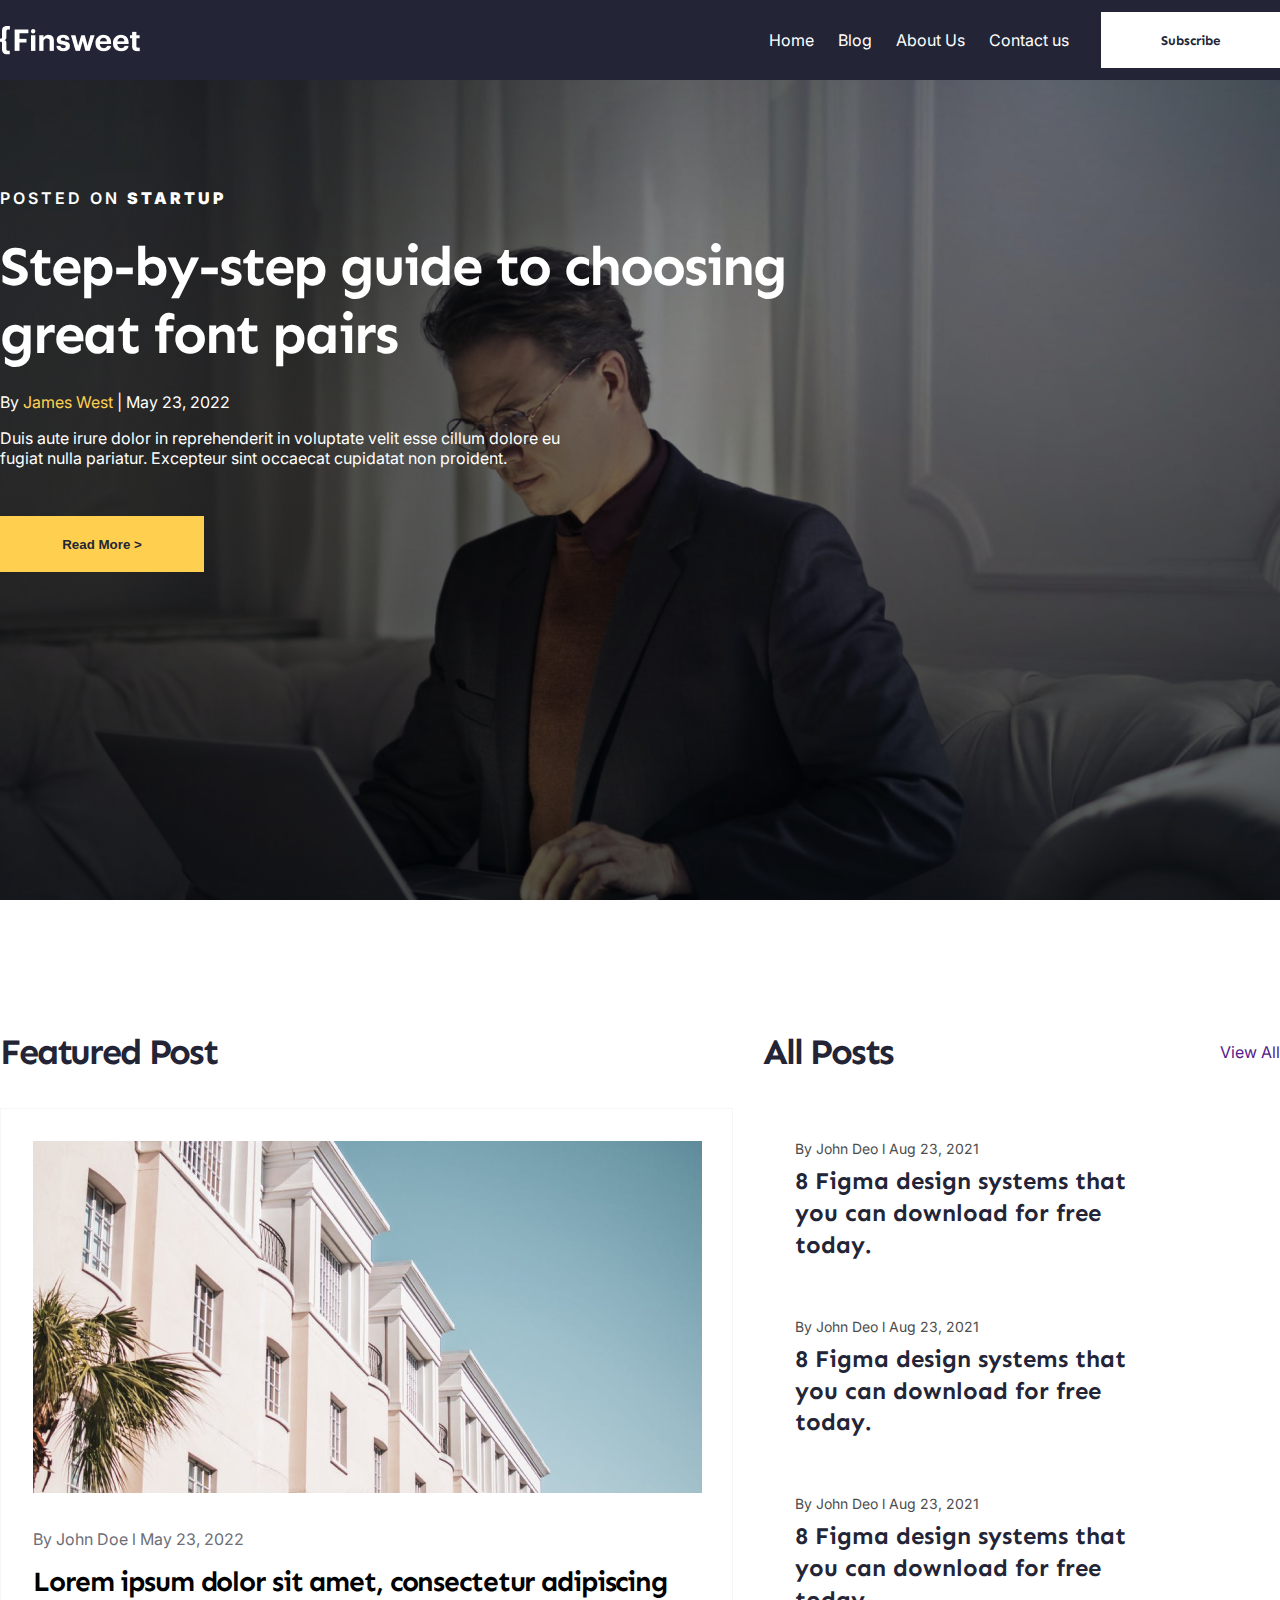
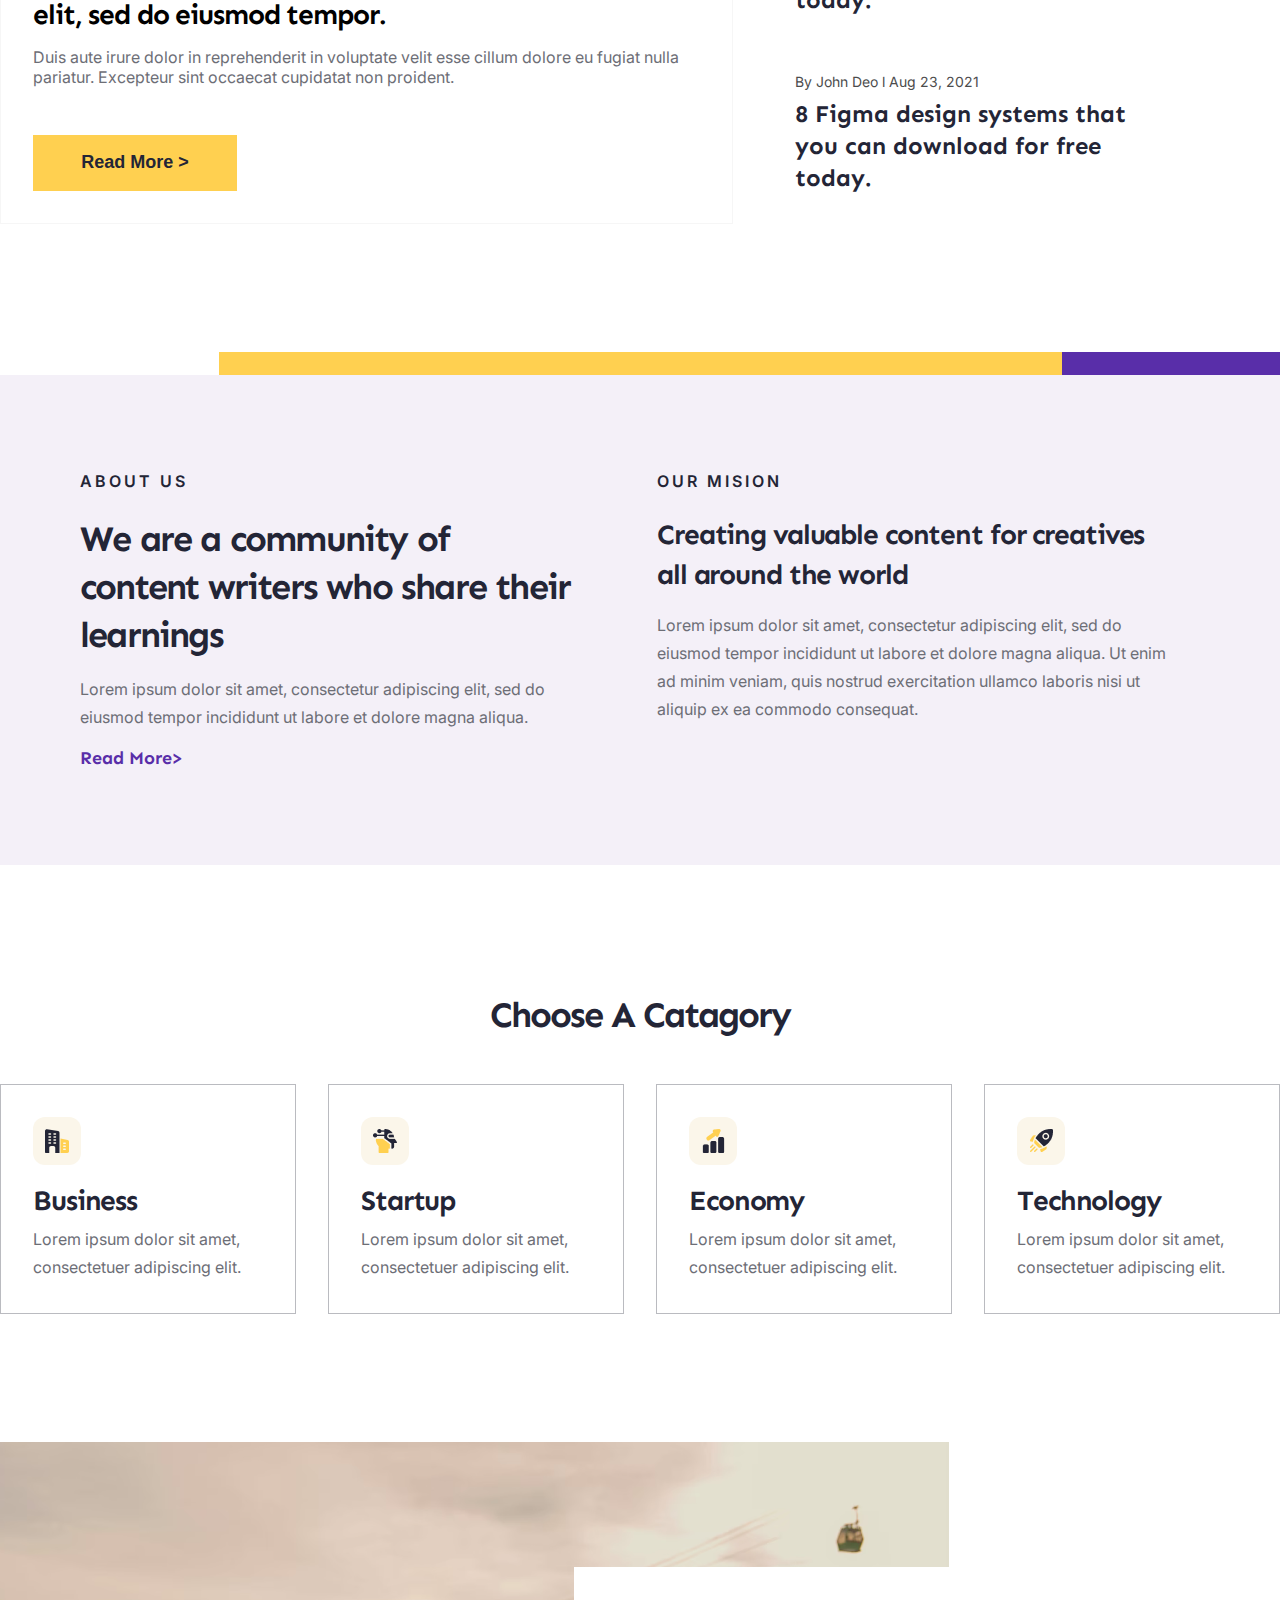
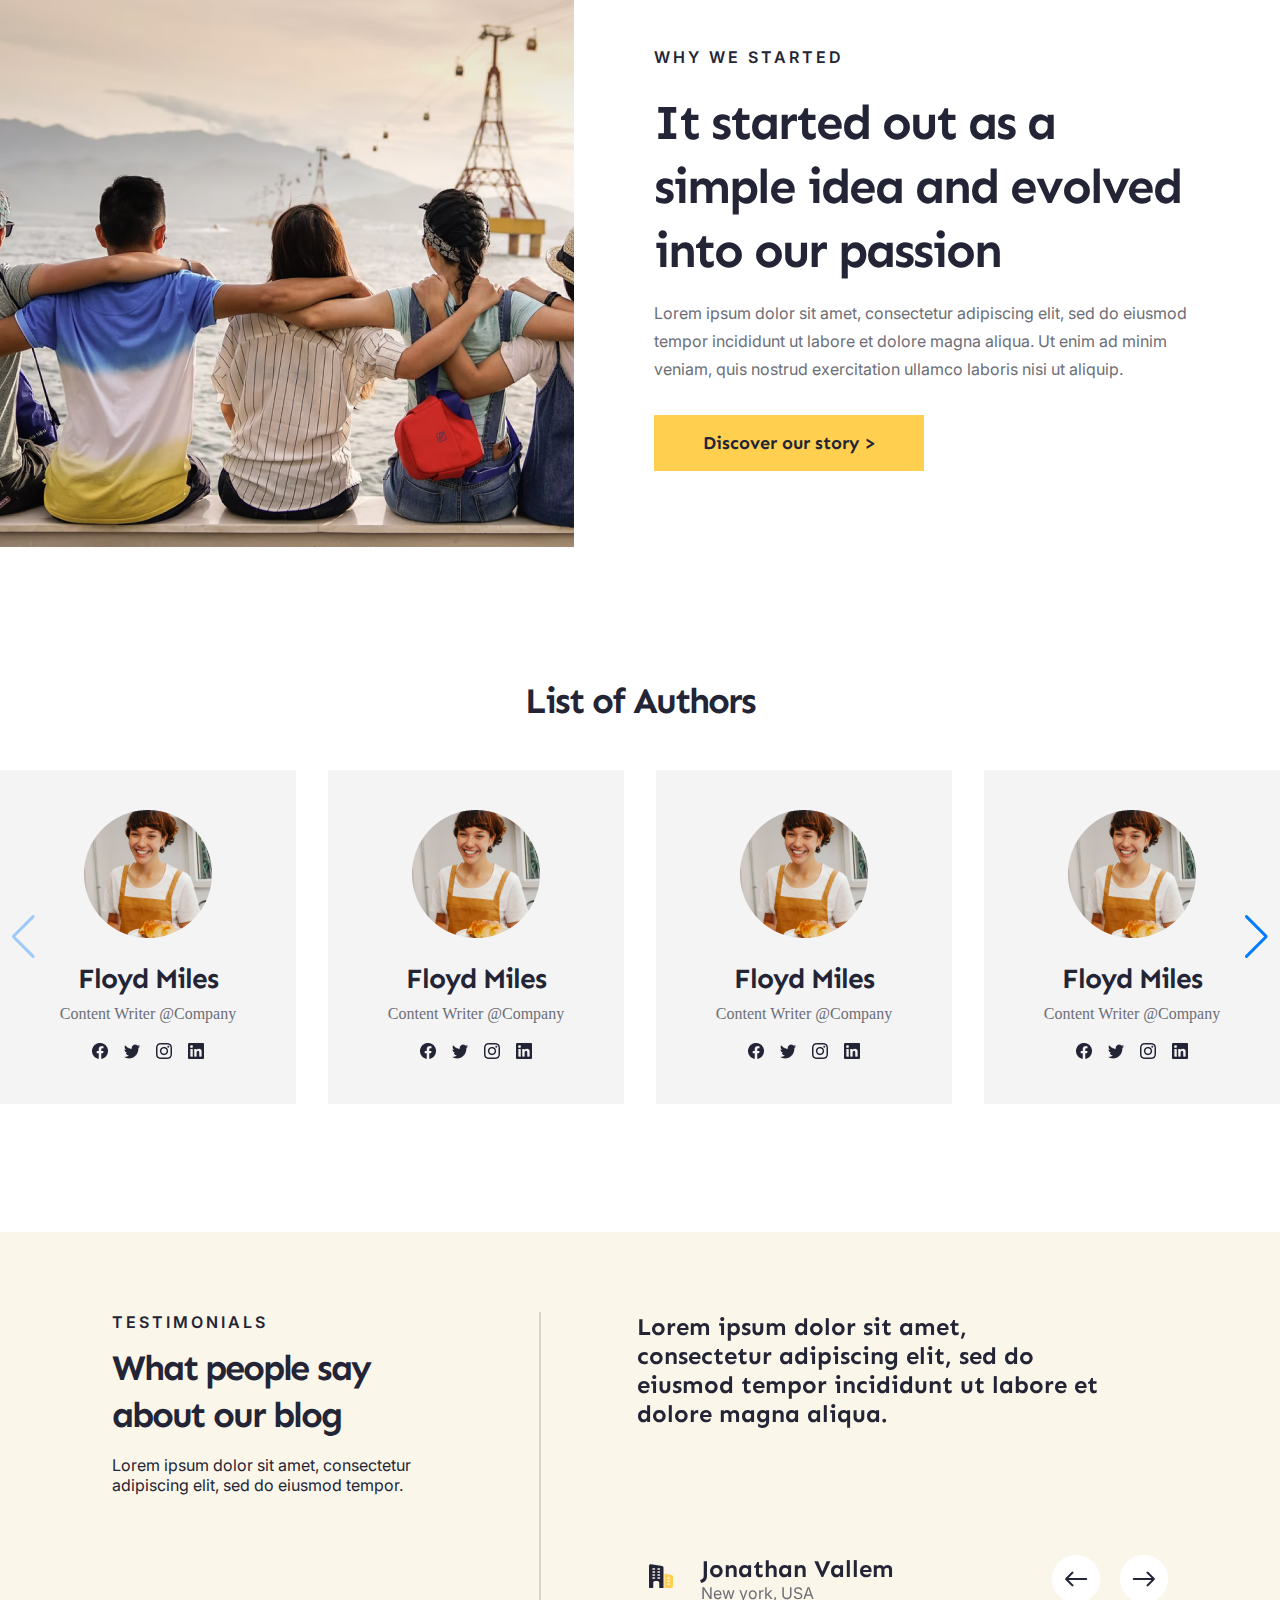
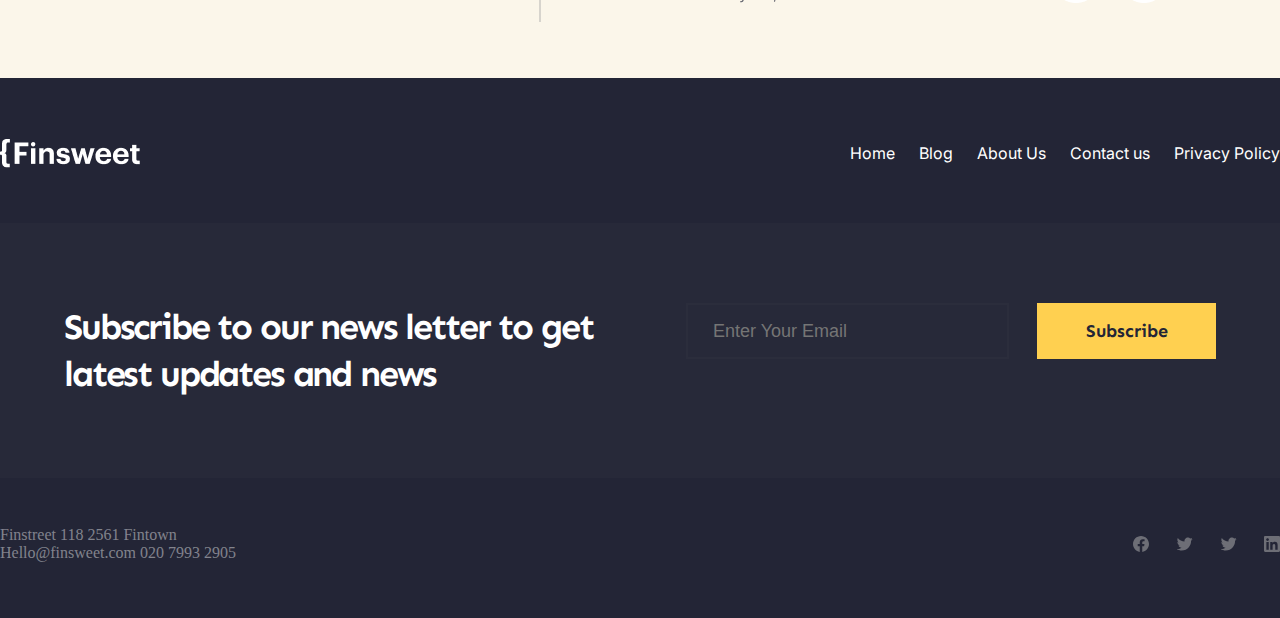
<file: index.html>
<!DOCTYPE html>
<html lang="en">
<head>
    <meta charset="UTF-8">
    <meta name="viewport" content="width=device-width, initial-scale=1.0">
    <title>Finsweet</title>
    <link rel="stylesheet" href="style.css">
    <link rel="icon" href="image/Icon.svg">
    <link rel="preconnect" href="https://fonts.googleapis.com">
<link rel="preconnect" href="https://fonts.gstatic.com" crossorigin>
<link href="https://fonts.googleapis.com/css2?family=Inter:ital,opsz,wght@0,14..32,100..900;1,14..32,100..900&family=Sen:wght@400..800&display=swap" rel="stylesheet">
<link rel="stylesheet" href="https://cdn.jsdelivr.net/npm/swiper@11/swiper-bundle.min.css" />
</head>
<body>
    <header class="header">
        <div class="container">
            <img src="image/Logo (2).png" alt="">
            <div class="header__right">
                <ul>
                    <li>Home</li>
                    <li><a href="blog/blog.html">Blog</a></li>
                    <li><a href="#started">About Us</a></li>
                    <li>Contact us</li>
                </ul>
                <button>Subscribe</button>
            </div>
        </div>
    </header>

    <main>
        <section class="banner">
            <div class="banner__gradient"></div>
            <div class="container">
                <h5>Posted on <span class="banner__startup">startup</span> </h5>
                <h1>Step-by-step guide to choosing great font pairs</h1>
                <p>By <span class="banner__name">James West</span>  |  May 23, 2022 </p>
                <p>Duis aute irure dolor in reprehenderit in voluptate velit esse cillum dolore eu fugiat nulla pariatur. Excepteur sint occaecat cupidatat non proident.</p>
                <button>Read More ></button>
            </div>
        </section>
        <section class="allPosts">
            <div class="container">
                <div class="allPosts__info">
                    <div class="allPosts__left">
                        <h2>Featured Post</h2>
                        <div class="allPosts__box">
                            <img src="image/white-concrete-building-1838640.png" alt="">
                            <p class="allPosts__text">By John Doe   l   May 23, 2022</p>
                            <h3>Lorem ipsum dolor sit amet, consectetur adipiscing elit, sed do eiusmod tempor.</h3>
                            <p>Duis aute irure dolor in reprehenderit in voluptate velit esse cillum dolore eu fugiat nulla pariatur. Excepteur sint occaecat cupidatat non proident.</p>
                            <button>Read More ></button>
                        </div>
                        
                    </div>
                    <div class="allPosts__right">
                        <div class="allPosts__top">
                            <h2>All Posts</h2>
                            <a href="">View All</a>
                        </div>
                        <div class="allPosts__card">
                            <p>By John Deo   l   Aug 23, 2021 </p>
                            <h3>8 Figma design systems that you can download for free today.</h3>
                        </div>
                        <div class="allPosts__card">
                            <p>By John Deo   l   Aug 23, 2021 </p>
                            <h3>8 Figma design systems that you can download for free today.</h3>
                        </div>
                        <div class="allPosts__card">
                            <p>By John Deo   l   Aug 23, 2021 </p>
                            <h3>8 Figma design systems that you can download for free today.</h3>
                        </div>
                        <div class="allPosts__card">
                            <p>By John Deo   l   Aug 23, 2021 </p>
                            <h3>8 Figma design systems that you can download for free today.</h3>
                        </div>
                    </div>
                </div>
            </div>
        </section>
        <section class="about">
            <div class="container">
                <div class="about__top">
                    <div class="about__yellow"></div>
                </div>
                <div class="about__bottom">
                    <div class="about__left">
                        <h4>ABOUT US</h4>
                        <h2>We are a community of content writers who share their learnings</h2>
                        <p>Lorem ipsum dolor sit amet, consectetur adipiscing elit, sed do eiusmod tempor incididunt ut labore et dolore magna aliqua.</p>
                        <a href="">Read More></a>
                    </div>
                    <div class="about__right">
                        <h4>Our mision</h4>
                        <h3>Creating valuable content for creatives all around the world</h3>
                        <p>Lorem ipsum dolor sit amet, consectetur adipiscing elit, sed do eiusmod tempor incididunt ut labore et dolore magna aliqua. Ut enim ad minim veniam, quis nostrud exercitation ullamco laboris nisi ut aliquip ex ea commodo consequat.</p>
                    </div>
                </div>
            </div>
        </section>
        <section class="category">
            <div class="container">
                <h2>Choose A Catagory</h2>
                <div class="category__box">
                    <div class="category__card">
                        <div class="category__img">
                            <img src="image/Icon.svg" alt="">
                        </div>
                        <h3>Business</h3>
                        <p>Lorem ipsum dolor sit amet, consectetuer adipiscing elit.</p>
                    </div>
                    <div class="category__card">
                        <div class="category__img">
                            <img src="image/cyborg.png" alt="">
                        </div>
                        <h3>Startup</h3>
                        <p>Lorem ipsum dolor sit amet, consectetuer adipiscing elit.</p>
                    </div>
                    <div class="category__card">
                        <div class="category__img">
                            <img src="image/economy (1).png" alt="">
                        </div>
                        <h3>Economy</h3>
                        <p>Lorem ipsum dolor sit amet, consectetuer adipiscing elit.</p>
                    </div>
                    <div class="category__card">
                        <div class="category__img">
                            <img src="image/Icon (3).png" alt="">
                        </div>
                        <h3>Technology</h3>
                        <p>Lorem ipsum dolor sit amet, consectetuer adipiscing elit.</p>
                    </div>
                </div>
            </div>
        </section>
        <section id="started" class="started">
            <div class="container">
                <img src="image/close-up-photography-of-man-wearing-sunglasses-1212984.png" alt="">
                <div class="started__box">
                    <h4>Why we started </h4>
                    <h2>It started out as a simple idea and evolved into our passion</h2>
                    <p>Lorem ipsum dolor sit amet, consectetur adipiscing elit, sed do eiusmod tempor incididunt ut labore et dolore magna aliqua. Ut enim ad minim veniam, quis nostrud exercitation ullamco laboris nisi ut aliquip.</p>
                    <button>Discover our story ></button>
                </div>
            </div>
        </section>
        <section class="authors">
            <div class="container">
                <h2>List of Authors</h2>
                <div class="authors__box">
                    
                   
                </div>
                <div class="swiper mySwiper1">
                    <div class="swiper-wrapper">
                      <div class="swiper-slide">
                        <div class="authors__card">
                            <img src="image/content-baker-with-delicious-puff-in-cafeteria-6205509.png" alt="">
                            <h3>Floyd Miles</h3>
                            <p>Content Writer @Company</p>
                            <img src="image/Social wrapper.png" alt="">
                        </div>
                      </div>
                      <div class="swiper-slide">
                        <div class="authors__card">
                            <img src="image/content-baker-with-delicious-puff-in-cafeteria-6205509.png" alt="">
                            <h3>Floyd Miles</h3>
                            <p>Content Writer @Company</p>
                            <img src="image/Social wrapper.png" alt="">
                        </div>
                      </div>
                      <div class="swiper-slide">
                        <div class="authors__card">
                            <img src="image/content-baker-with-delicious-puff-in-cafeteria-6205509.png" alt="">
                            <h3>Floyd Miles</h3>
                            <p>Content Writer @Company</p>
                            <img src="image/Social wrapper.png" alt="">
                        </div>
                      </div>
                      <div class="swiper-slide">
                        <div class="authors__card">
                            <img src="image/content-baker-with-delicious-puff-in-cafeteria-6205509.png" alt="">
                            <h3>Floyd Miles</h3>
                            <p>Content Writer @Company</p>
                            <img src="image/Social wrapper.png" alt="">
                        </div>
                      </div>
                      <div class="swiper-slide">
                        <div class="authors__card">
                            <img src="image/content-baker-with-delicious-puff-in-cafeteria-6205509.png" alt="">
                            <h3>Floyd Miles</h3>
                            <p>Content Writer @Company</p>
                            <img src="image/Social wrapper.png" alt="">
                        </div>
                      </div>
                      <div class="swiper-slide">
                        <div class="authors__card">
                            <img src="image/content-baker-with-delicious-puff-in-cafeteria-6205509.png" alt="">
                            <h3>Floyd Miles</h3>
                            <p>Content Writer @Company</p>
                            <img src="image/Social wrapper.png" alt="">
                        </div>
                      </div>
                      <div class="swiper-slide">
                        <div class="authors__card">
                            <img src="image/content-baker-with-delicious-puff-in-cafeteria-6205509.png" alt="">
                            <h3>Floyd Miles</h3>
                            <p>Content Writer @Company</p>
                            <img src="image/Social wrapper.png" alt="">
                        </div>
                      </div>
                      <div class="swiper-slide">
                        <div class="authors__card">
                            <img src="image/content-baker-with-delicious-puff-in-cafeteria-6205509.png" alt="">
                            <h3>Floyd Miles</h3>
                            <p>Content Writer @Company</p>
                            <img src="image/Social wrapper.png" alt="">
                        </div>
                      </div>
                      
                     
                    </div>
                    <div class="swiper-button-next"></div>
                    <div class="swiper-button-prev"></div>
                  </div>
            </div>
        </section>



        <section class="carousel">
            <div class="container">
                <div class="carousel__left">
                    <h4>TESTIMONIALs</h4>
                    <h2>What people say about our blog</h2>
                    <p>Lorem ipsum dolor sit amet, consectetur adipiscing elit, sed do eiusmod tempor.</p>
                </div>
                    <div class="carousel__box">
                        <div class="swiper mySwiper">
                    <div class="swiper-wrapper">
                      <div class="swiper-slide">
                        <div class="carousel__right">
                            <h3>Lorem ipsum dolor sit amet, consectetur adipiscing elit, sed do eiusmod tempor incididunt ut labore et dolore magna aliqua.</h3>
                            <div class="carousel__user">
                                <div class="carousel__user__left">
                                    <img src="image/Icon.svg" alt="">
                                    <div class="carousel__name">
                                        <h4>Jonathan Vallem</h4>
                                        <p>New york, USA</p>
                                    </div>
                                </div>
                               
                            </div>
                        </div>
                      </div>
                      <div class="swiper-slide">
                        <div class="carousel__right">
                            <h3>Lorem ipsum dolor sit amet, consectetur adipiscing elit, sed do eiusmod tempor incididunt ut labore et dolore magna aliqua.</h3>
                            <div class="carousel__user">
                                <div class="carousel__user__left">
                                    <img src="image/Profile picture.png" alt="">
                                    <div class="carousel__name">
                                        <h4>Jonathan Vallem</h4>
                                        <p>New york, USA</p>
                                    </div>
                                </div>
                               
                            </div>
                        </div>
                      </div>
                      <div class="swiper-slide">
                        <div class="carousel__right">
                            <h3>Lorem ipsum dolor sit amet, consectetur adipiscing elit, sed do eiusmod tempor incididunt ut labore et dolore magna aliqua.</h3>
                            <div class="carousel__user">
                                <div class="carousel__user__left">
                                    <img src="image/Profile picture.png" alt="">
                                    <div class="carousel__name">
                                        <h4>Jonathan Vallem</h4>
                                        <p>New york, USA</p>
                                    </div>
                                </div>
                               
                            </div>
                        </div>
                      </div>
                      <div class="swiper-slide">
                        <div class="carousel__right">
                            <h3>Lorem ipsum dolor sit amet, consectetur adipiscing elit, sed do eiusmod tempor incididunt ut labore et dolore magna aliqua.</h3>
                            <div class="carousel__user">
                                <div class="carousel__user__left">
                                    <img src="image/Profile picture.png" alt="">
                                    <div class="carousel__name">
                                        <h4>Jonathan Vallem</h4>
                                        <p>New york, USA</p>
                                    </div>
                                </div>
                                
                            </div>
                        </div>
                      </div>
                      
                   
                    
                    </div>
                    </div>
                    <div class="carousel__user__right">
                        <img class="carousel__prev" src="image/Back button.png" alt="">
                        <img class="carousel__next" src="image/Back button.png" alt="">
                    </div>
                </div>
                
            </div>
        </section>
    </main>
    <footer>
        <div class="container">
            <div class="footer__top">
                <img src="image/Logo (2).png" alt="">
                <ul>
                    <li>Home</li>
                    <li><a href="blog/blog.html">Blog</a></li>
                    <li>About Us</li>
                    <li>Contact us</li>
                    <li>Privacy Policy</li>
                </ul>
            </div>
            <div class="footer__center">
                <h2>Subscribe to our news letter to get latest updates and news</h2>
                <form>
                    <input type="email" placeholder="Enter Your Email">
                    <button>Subscribe</button>
                </form>
            </div>
            <div class="footer__bottom">
                <div class="footer__left">
                    <p>Finstreet 118 2561 Fintown</p>
                    <p>Hello@finsweet.com  020 7993 2905</p>
                </div>
                <div class="footer__icons">
                    <svg width="16" height="16" viewBox="0 0 16 16" fill="none" xmlns="http://www.w3.org/2000/svg">
                        <g clip-path="url(#clip0_7550_276)">
                        <path d="M16 8C16 3.58172 12.4183 0 8 0C3.58172 0 0 3.58172 0 8C0 11.993 2.92547 15.3027 6.75 15.9028V10.3125H4.71875V8H6.75V6.2375C6.75 4.2325 7.94438 3.125 9.77172 3.125C10.6467 3.125 11.5625 3.28125 11.5625 3.28125V5.25H10.5538C9.56 5.25 9.25 5.86672 9.25 6.5V8H11.4688L11.1141 10.3125H9.25V15.9028C13.0745 15.3027 16 11.993 16 8Z" fill="#6D6E76"/>
                        </g>
                        <defs>
                        <clipPath id="clip0_7550_276">
                        <rect width="16" height="16" fill="white"/>
                        </clipPath>
                        </defs>
                        </svg>
                        <svg width="17" height="16" viewBox="0 0 17 16" fill="none" xmlns="http://www.w3.org/2000/svg">
                            <g clip-path="url(#clip0_7550_278)">
                            <path d="M5.69945 14.5005C11.7357 14.5005 15.0382 9.49829 15.0382 5.16173C15.0382 5.0211 15.0351 4.87735 15.0288 4.73673C15.6713 4.27213 16.2257 3.69666 16.666 3.03735C16.0677 3.30355 15.4324 3.47741 14.782 3.55298C15.4669 3.14243 15.9797 2.49747 16.2254 1.73767C15.5811 2.11953 14.8764 2.3889 14.1416 2.53423C13.6466 2.0082 12.992 1.6599 12.2791 1.54319C11.5663 1.42648 10.8348 1.54786 10.1978 1.88855C9.56088 2.22925 9.05388 2.77029 8.75525 3.42803C8.45661 4.08577 8.38297 4.82357 8.5457 5.52735C7.24101 5.46188 5.96464 5.12296 4.79934 4.53255C3.63403 3.94215 2.60581 3.11345 1.78133 2.10017C1.36228 2.82265 1.23405 3.67759 1.4227 4.49122C1.61135 5.30485 2.10272 6.01612 2.79695 6.48048C2.27577 6.46393 1.766 6.32361 1.30977 6.0711V6.11173C1.3093 6.86992 1.57141 7.60488 2.05156 8.19167C2.5317 8.77846 3.20023 9.18086 3.94352 9.33048C3.46072 9.46257 2.954 9.48182 2.46258 9.38673C2.67232 10.0388 3.0804 10.6091 3.62986 11.018C4.17933 11.427 4.84276 11.6542 5.52758 11.668C4.36497 12.5812 2.9288 13.0766 1.45039 13.0742C1.18821 13.0738 0.926282 13.0578 0.666016 13.0261C2.16792 13.9897 3.91504 14.5014 5.69945 14.5005Z" fill="#6D6E76"/>
                            </g>
                            <defs>
                            <clipPath id="clip0_7550_278">
                            <rect width="16" height="16" fill="white" transform="translate(0.666016)"/>
                            </clipPath>
                            </defs>
                            </svg>
                            <svg width="17" height="16" viewBox="0 0 17 16" fill="none" xmlns="http://www.w3.org/2000/svg">
                                <g clip-path="url(#clip0_7550_278)">
                                <path d="M5.69945 14.5005C11.7357 14.5005 15.0382 9.49829 15.0382 5.16173C15.0382 5.0211 15.0351 4.87735 15.0288 4.73673C15.6713 4.27213 16.2257 3.69666 16.666 3.03735C16.0677 3.30355 15.4324 3.47741 14.782 3.55298C15.4669 3.14243 15.9797 2.49747 16.2254 1.73767C15.5811 2.11953 14.8764 2.3889 14.1416 2.53423C13.6466 2.0082 12.992 1.6599 12.2791 1.54319C11.5663 1.42648 10.8348 1.54786 10.1978 1.88855C9.56088 2.22925 9.05388 2.77029 8.75525 3.42803C8.45661 4.08577 8.38297 4.82357 8.5457 5.52735C7.24101 5.46188 5.96464 5.12296 4.79934 4.53255C3.63403 3.94215 2.60581 3.11345 1.78133 2.10017C1.36228 2.82265 1.23405 3.67759 1.4227 4.49122C1.61135 5.30485 2.10272 6.01612 2.79695 6.48048C2.27577 6.46393 1.766 6.32361 1.30977 6.0711V6.11173C1.3093 6.86992 1.57141 7.60488 2.05156 8.19167C2.5317 8.77846 3.20023 9.18086 3.94352 9.33048C3.46072 9.46257 2.954 9.48182 2.46258 9.38673C2.67232 10.0388 3.0804 10.6091 3.62986 11.018C4.17933 11.427 4.84276 11.6542 5.52758 11.668C4.36497 12.5812 2.9288 13.0766 1.45039 13.0742C1.18821 13.0738 0.926282 13.0578 0.666016 13.0261C2.16792 13.9897 3.91504 14.5014 5.69945 14.5005Z" fill="#6D6E76"/>
                                </g>
                                <defs>
                                <clipPath id="clip0_7550_278">
                                <rect width="16" height="16" fill="white" transform="translate(0.666016)"/>
                                </clipPath>
                                </defs>
                                </svg>
                                <svg width="16" height="16" viewBox="0 0 16 16" fill="none" xmlns="http://www.w3.org/2000/svg">
                                    <g clip-path="url(#clip0_7550_285)">
                                    <path d="M14.8156 0H1.18125C0.528125 0 0 0.515625 0 1.15313V14.8438C0 15.4813 0.528125 16 1.18125 16H14.8156C15.4688 16 16 15.4813 16 14.8469V1.15313C16 0.515625 15.4688 0 14.8156 0ZM4.74687 13.6344H2.37188V5.99687H4.74687V13.6344ZM3.55938 4.95625C2.79688 4.95625 2.18125 4.34062 2.18125 3.58125C2.18125 2.82188 2.79688 2.20625 3.55938 2.20625C4.31875 2.20625 4.93437 2.82188 4.93437 3.58125C4.93437 4.3375 4.31875 4.95625 3.55938 4.95625ZM13.6344 13.6344H11.2625V9.92188C11.2625 9.0375 11.2469 7.89687 10.0281 7.89687C8.79375 7.89687 8.60625 8.8625 8.60625 9.85938V13.6344H6.2375V5.99687H8.5125V7.04063H8.54375C8.85937 6.44063 9.63438 5.80625 10.7875 5.80625C13.1906 5.80625 13.6344 7.3875 13.6344 9.44375V13.6344V13.6344Z" fill="#6D6E76"/>
                                    </g>
                                    <defs>
                                    <clipPath id="clip0_7550_285">
                                    <rect width="16" height="16" fill="white"/>
                                    </clipPath>
                                    </defs>
                                    </svg>
                                                                                                
                        
                </div>
            </div>
        </div>
    </footer>





   









      <script src="https://cdn.jsdelivr.net/npm/swiper@11/swiper-bundle.min.js"></script>
      <script>
        var swiper = new Swiper(".mySwiper", {
          navigation: {
            nextEl: ".carousel__next",
            prevEl: ".carousel__prev",
          },
          autoplay: {
            delay: 1000,
        },
        
        });
      </script>
      <script>
        var swiper = new Swiper(".mySwiper1", {
          navigation: {
            nextEl: ".swiper-button-next",
            prevEl: ".swiper-button-prev",
          },
          slidesPerView: 4,
        spaceBetween: 32,
        
        
        });
      </script>
</body>
</html>



<!-- 100% = 1140px -->

<!-- 296x4 = x + 96 = 1140
1044/4 =  -->
</file>
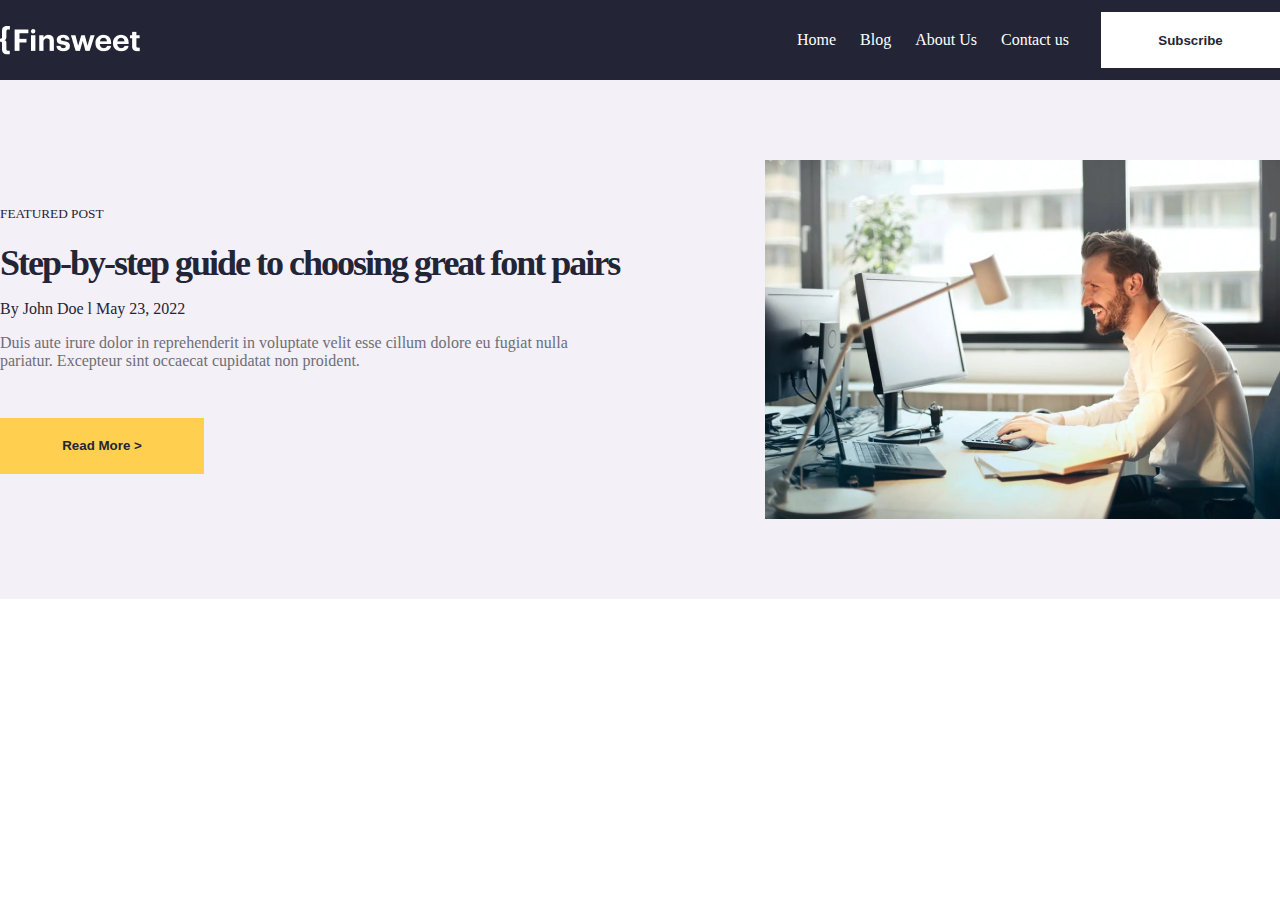
<file: blog/blog.html>
<!DOCTYPE html>
<html lang="en">

<head>
    <meta charset="UTF-8">
    <meta name="viewport" content="width=device-width, initial-scale=1.0">
    <title>Blog</title>
    <link rel="stylesheet" href="blog.css">
    <link rel="icon" href="../image/Icon.svg">
</head>

<body>
    <header class="header">
        <div class="container">
            <img src="../image/Logo (2).png" alt="">
            <div class="header__right">
                <ul>
                    <li><a href="../index.html">Home</a></li>
                    <li>Blog</li>
                    <li>About Us</li>
                    <li>Contact us</li>
                </ul>
                <button>Subscribe</button>
            </div>
        </div>
    </header>
    <main>
        <section class="post">
            <div class="container">
                <div class="post__left">
                    <h5>Featured Post</h5>
                    <h2>Step-by-step guide to choosing great font pairs</h2>
                    <p>By John Doe l May 23, 2022 </p>
                    <p class="post__grey">Duis aute irure dolor in reprehenderit in voluptate velit esse cillum dolore eu fugiat nulla
                        pariatur. Excepteur sint occaecat cupidatat non proident.</p>
                    <button>Read More ></button>
                </div>
                <img src="image/man-in-white-dress-shirt-sitting-on-black-rolling-chair-while-facing-black-computer-set-and-smiling-840996.png" alt="">
            </div>
        </section>
    </main>
</body>

</html>
</file>
<file: style.css>
*{
    margin: 0;
    padding: 0;
    box-sizing: border-box;
    list-style: none;
}
.container{
    max-width: 1282px;
    margin: 0 auto;
}
.header a{
    text-decoration: none;
    color: white;
    cursor: pointer;
}
.header{
background: #232536;
color: white;
padding: 12px 0;
}
.header .container{
    display: flex;
    align-items: center;
    justify-content: space-between;
}
.header__right ul{
    display: flex;
    column-gap: 24px;
    font-family: "Inter", sans-serif;
}
.header__right{
    display: flex;
    column-gap: 32px;
    align-items: center;
}
.header__right button{
    width: 179px;
    height: 56px;
    color: #232536;
    background: white;
    border: none;
    font-weight: 700;
    font-family: "Sen", sans-serif;
}
.banner{
    background: url(image/man-in-black-suit-wearing-eye-glasses-sitting-on-gray-sofa-using-macbook-3772622.png)center/cover no-repeat;
    color: white;
    height: calc(100vh - 80px);
    padding-top: 108px;
    position: relative;
    z-index: 0;
    font-family: "Inter", sans-serif;

}
.banner h5{
    text-transform:uppercase ;
    font-size: 16px;
   font-weight: 600;
    letter-spacing: 3px;

}
.banner__startup{
    font-weight: 900;
}
.banner h1{
    font-size: 56px;
    letter-spacing: -2px;
    font-weight: 700;
    width: 803px;
    margin: 24px 0;
    font-family: "Sen", sans-serif;

}
.banner p{
    font-weight: 400;
    width: 599px;
    margin-top: 16px;
}
.banner__name{
    color: #FFD050;
}
.banner button{
    width: 204px;
    height: 56px;
    background: #FFD050;
    border: none;
    color: #232536;
    font-weight: 700;
    margin-top: 48px;    
}
.banner__gradient{
    background: url(image/Overlay.png)center/cover no-repeat;
    height: calc(100vh - 80px);
    position: absolute;
    z-index: -1;
    top: 0;
    width: 100%;
}
.allPosts{
    padding-top: 128px;
}
.allPosts h2{
    font-weight: 700;
font-size: 36px;
line-height: 133%;
letter-spacing: -0.06em;
font-family: 'Sen',sans-serif;
color: #232536;
}
.allPosts__info{
    display: flex;
    justify-content: space-between;
}
.allPosts__left{
    width: 733px;
}
.allPosts__box{
    padding: 32px;
    border: 1px solid #6D6E7610;
    margin-top: 32px;
}
.allPosts__text{
font-size: 14px;
font-family: "Inter",sans-serif;
color: #4c4c4c;
margin-top: 32px;
}
.allPosts__box h3{
    font-size: 28px;
    font-weight: 700;
    font-family: 'Sen',sans-serif;
    letter-spacing: -0.04em;
    margin: 16px 0;
}
.allPosts__box p {
    font-weight: 400;
font-size: 16px;
font-family: "Inter",sans-serif;
color: #6D6E76;
}
.allPosts__box button{
    width: 204px;
    height: 56px;
    background: #FFD050;
    border: none;
    color: #232536;
    font-weight: 700;
    margin-top: 48px; 
    font-size: 18px;   
}
a{
    text-decoration: none;
}
.allPosts__top{
    display: flex;
    justify-content: space-between;
    align-items: center;
    margin-bottom: 32px;
}
.allPosts__top a{
    font-family: 'Inter',sans-serif;
}
.allPosts__card{
    width: 517px;
    padding: 32px 116px 25px 32px;
}
.allPosts__card p{
    font-size: 14px;
    color: #4c4c4c;
    font-family: 'Inter',sans-serif;
    margin-bottom: 8px;
}
.allPosts__card h3{
    font-weight: 700;
font-size: 24px;
line-height: 133%;
font-family: 'Sen',sans-serif;
color: #232536;
}
.allPosts__card:hover{
    background: #fbf6ea;
    cursor: pointer;
}
.about{
    padding-top: 128px;
}
.about .container{
    display: flex;
    flex-direction: column;
    align-items: flex-end;
}
.about__top{
    width: 1061px;
    background: #592ea9;
    height: 23px;
}
.about__yellow{
    width: 843px;
    background: #FFD050;
    height: 23px;
}
.about__bottom{
    display: flex;
    justify-content: space-between;
    width: 100%;
    padding: 96px 108px 96px 80px;
    background: #F4F0F8;
}
.about__bottom div{
    width: 515px;
}
.about h4{
    font-weight: 600;
font-size: 16px;
line-height: 125%;
letter-spacing: 0.19em;
text-transform: uppercase;
font-family: 'Inter',sans-serif;
color: #232536;
}
.about h2{
    font-weight: 700;
    font-size: 36px;
    line-height: 133%;
    letter-spacing: -0.05em;
    font-family: 'Sen',sans-serif;
    color: #232536;
    width: 494px;
    margin: 24px 0 16px;
}
.about p{
    font-weight: 400;
font-size: 16px;
line-height: 175%;
font-family: 'Inter',sans-serif;
color: #6D6E76;
margin-bottom: 16px;
}
.about a{
    font-weight: 700;
font-size: 18px;
color: #592ea9;
font-family: 'Sen',sans-serif;

}
.about h3{
    font-weight: 700;
font-size: 28px;
line-height: 143%;
letter-spacing: -0.04em;
font-family: 'Sen',sans-serif;
color: #232536;
margin: 24px 0 16px;
}
footer{
    background: #232536;
    padding-top: 61px;
    padding-bottom: 56px;
}
footer a{
    color: white;
}
.footer__top{
    display: flex;
    align-items: center;
    justify-content: space-between;
    
    
}
.footer__top ul{
    display: flex;
    column-gap: 24px;
    color: white;
    font-family: 'Inter',sans-serif;
}
.footer__center{
    padding: 80px 64px;
    background: #ffffff05;
    color: white;
    display: flex;
    justify-content: space-between;
    margin-top: 55px;
}
.footer__center button{
    width: 179px;
    height: 56px;
    color: #232536;
    background: #FFD050;
    border: none;
    font-weight: 700;
    font-size: 18px;
    font-family: "Sen", sans-serif;
    margin-left: 24px;
}
.footer__center input{
    width: 323px;
    height: 56px;
    background: none;
    border: 2px solid #6D6E7610;
    padding-left: 25px;
    color: white;
    font-size: 18px;
    outline: none;
}
.footer__center h2{
    font-weight: 700;
font-size: 36px;
line-height: 133%;
letter-spacing: -0.06em;
font-family: 'Sen',sans-serif;
width: 562px;
}
.footer__bottom{
    display: flex;
    justify-content: space-between;
    margin-top: 48px;
    align-items: center;
}
.footer__bottom p{
    color: #ffffff70;
}
.footer__icons{
    display: flex;
    column-gap: 27px;
}
.carousel .container{
    background: #fbf6ea;
    display: flex;
    padding-top: 80px;
    padding-bottom: 75px;
    padding-left: 112px;
    padding-right: 112px;
    column-gap: 176px;
}
.carousel__left h4{
text-transform: uppercase;
font-size: 16px;
font-family: 'Inter',sans-serif;
font-weight: 600;
letter-spacing: 3px;
color: #232536;
}
.carousel__left h2{
    font-weight: 700;
font-size: 36px;
line-height: 133%;
letter-spacing: -0.06em;
color: #232536;
font-family: 'Sen',sans-serif;
margin: 12px 0 16px;
}
.carousel__left p{
    color: #232536;
    font-family: 'Inter',sans-serif;
}
.carousel__right h3{
    font-weight: 700;
font-size: 24px;
font-family: 'Sen',sans-serif;
color: #232536;
margin-bottom: 121px;
width: 469px;
}
.carousel__user{
    display: flex;
    justify-content: space-between;
}
.carousel__user__left{
    display: flex;
    width: 277px;
    
    column-gap: 16px;
  
}
.carousel__user__left h4{
    font-size: 24px;
    font-weight: 700;
    font-family: 'Sen',sans-serif;
    color: #232536;
    margin-top: 5px;
}
.carousel__user__left p{
    color: #6D6E76;
    font-family: 'Inter',sans-serif;
}
.carousel__left{
    position: relative;
    width: 349px;
}
.carousel__left::after{
    content: '';
    width: 2px;
    height: 310px;
    background: #6D6E7640;
    display: block;
    position: absolute;
    right: -80px;
    top: 0;
}
.carousel__box{
    width: 531px;
    position: relative;
}
.carousel__user__right{
    position: absolute;
    right: 0;
    bottom: 0;
    z-index: 2;
    display: flex;
    column-gap: 20px;
}
.carousel__next{
    rotate: 180deg;
}
.category__card{
    width: 296px;
    border: 1px solid #23253650;
    padding: 32px;
}
.category__box{
    display: flex;
    justify-content: space-between;
}
.category__card h3{
    color: #232536;
    font-weight: 700;
font-size: 28px;
line-height: 143%;
letter-spacing: -0.04em;
font-family: 'Sen',sans-serif;
margin: 16px 0 4px;
}
.category__card p{
    color: #6D6E76;
    font-family: 'Inter',sans-serif;
    line-height: 175%;
}
.category__img{
    width: 48px;
    height: 48px;
    background: #fbf6ea;
    display: flex;
    align-items: center;
    justify-content: center;
    border-radius: 12px;
}
.category h2{
    font-family: 'Sen',sans-serif;
    font-size: 36px;
    letter-spacing: -2px;
    text-align: center;
    color: #232536;
    margin-bottom: 48px;
}
.category {
    padding: 128px 0 ;
}
.category__card:hover{
    border: none;
    background: #FFD050;
    cursor: pointer;
}
.started__box{
    width: 706px;
    padding: 80px;
    background: white;
    position: absolute;
    bottom: 0;
    right: 0;
}
.started__box h4{
    color: #232536;
    font-family: 'Inter',sans-serif;
    text-transform: uppercase;
    font-weight: 600;
    font-size: 16px;
    letter-spacing: 3px;
}
.started__box h2{
    font-family: 'Sen',sans-serif;
    font-size: 49px;
    line-height: 64px;
    letter-spacing: -2px;
    color: #232536;
    margin-top: 24px;

}
.started__box p{
    font-family: 'Inter',sans-serif;
    line-height: 28px;
    color: #6D6E76;
    margin: 16px 0 32px;
}
.started__box button{
    width: 270px;
    height: 56px;
    background: #FFD050;
    color: #232536;
    font-family: 'Sen',sans-serif;
    border: none;
    font-weight: 700;
    font-size: 18px;
}
.started .container{
    position: relative;
}
.authors__box{
    display: flex;
    justify-content: space-between;

}
.authors h2{
    color: #232536;
    font-size: 36px;
    font-family: 'Sen',sans-serif;
    text-align: center;
    letter-spacing: -2px;
    margin-bottom: 48px;
}
.authors{
    padding: 128px 0;
}
.authors__card{
    width: 296px;
    padding: 40px 28px;
    background: #f4f4f4;
    text-align: center;
}
.authors__card p{
    color: #6D6E76;
    margin: 10px 0 20px;
}
.authors__card h3{
    color: #232536;
    font-size: 28px;
    margin-top: 20px;
    font-family: 'Sen',sans-serif;
    letter-spacing: -1px;
}
</file>
<file: blog/blog.css>
*{
    margin: 0;
    padding: 0;
    box-sizing: border-box;
    list-style: none;
}
.header a{
    text-decoration: none;
    color: white;
    cursor: pointer;
}
.container{
    max-width: 1282px;
    margin: 0 auto;
}
.header{
background: #232536;
color: white;
padding: 12px 0;
}
.header .container{
    display: flex;
    align-items: center;
    justify-content: space-between;
}
.header__right ul{
    display: flex;
    column-gap: 24px;
}
.header__right{
    display: flex;
    column-gap: 32px;
    align-items: center;
}
.header__right button{
    width: 179px;
    height: 56px;
    color: #232536;
    background: white;
    border: none;
    font-weight: 700;
}
.post{
    padding: 80px 0 ;
    background:  #F4F0F8;
}
.post .container{
    display: flex;
    align-items: center;
    justify-content: space-between;
}
.post h5{
    color: #232536;
    text-transform: uppercase;
    font-weight:500;
}
.post h2{
    font-weight: 700;
    font-size: 36px;
    color: #232536;
    letter-spacing: -2px;
    width: 624px;
    margin: 20px 0 16px;
}
.post p{
    color: #232536;
    margin-top: 16px;
    width: 624px;
}
.post .post__grey{
    color:  #6D6E76;
}
.post button{
    width: 204px;
    height: 56px;
    background: #FFD050;
    border: none;
    color: #232536;
    font-weight: 700;
    margin-top: 48px;  
}
</file>
